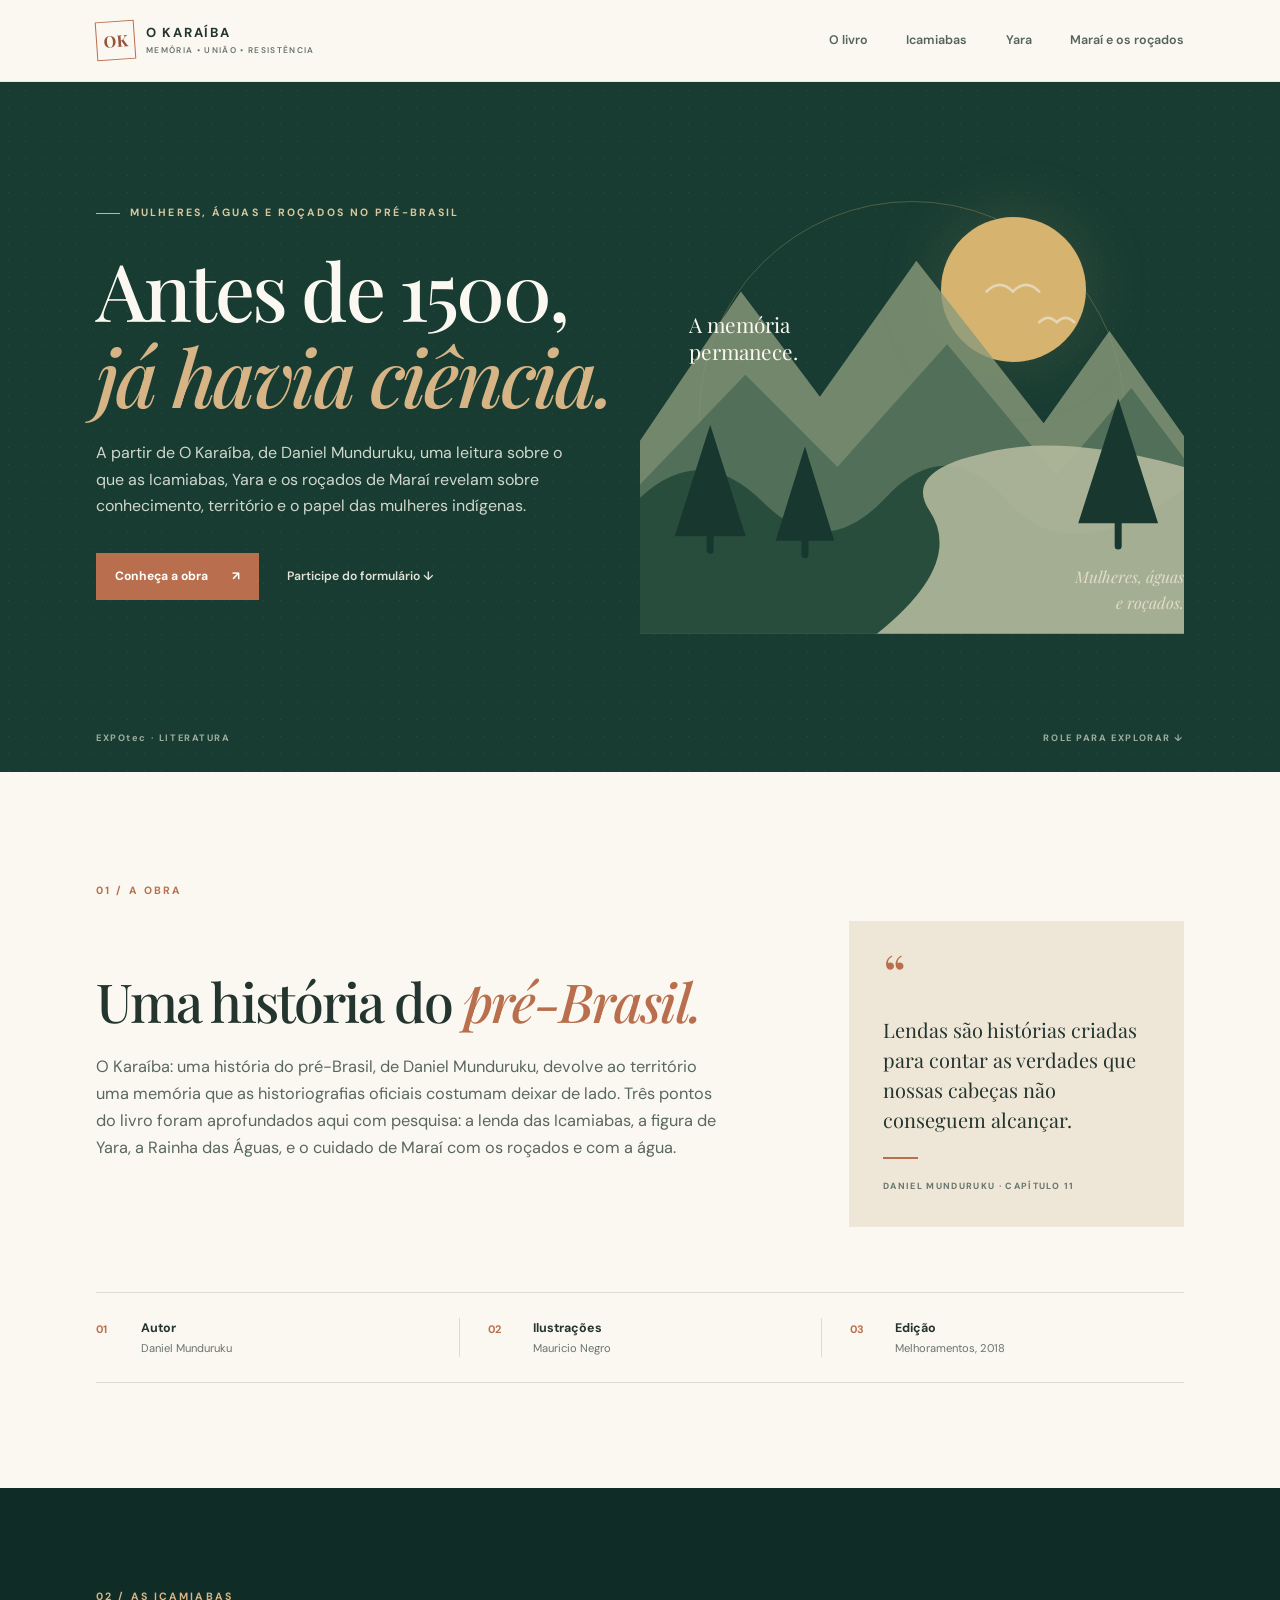
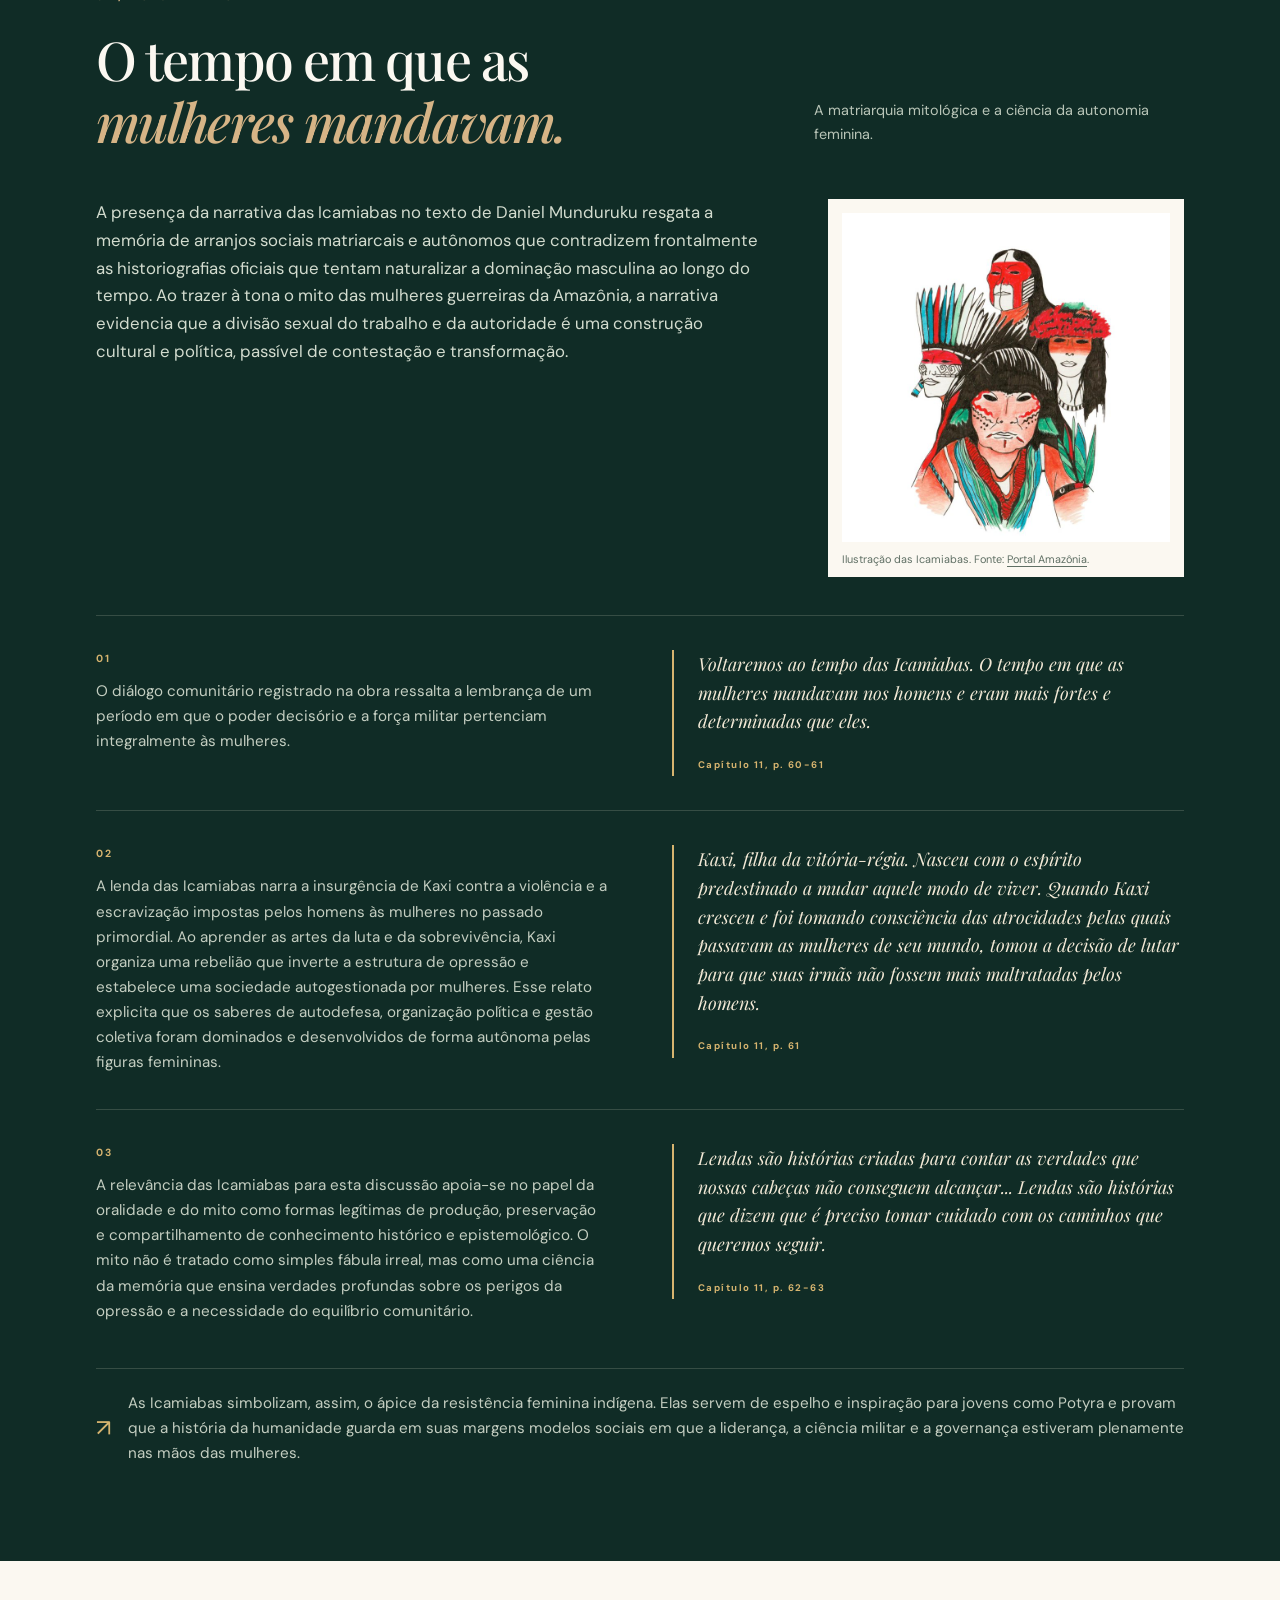
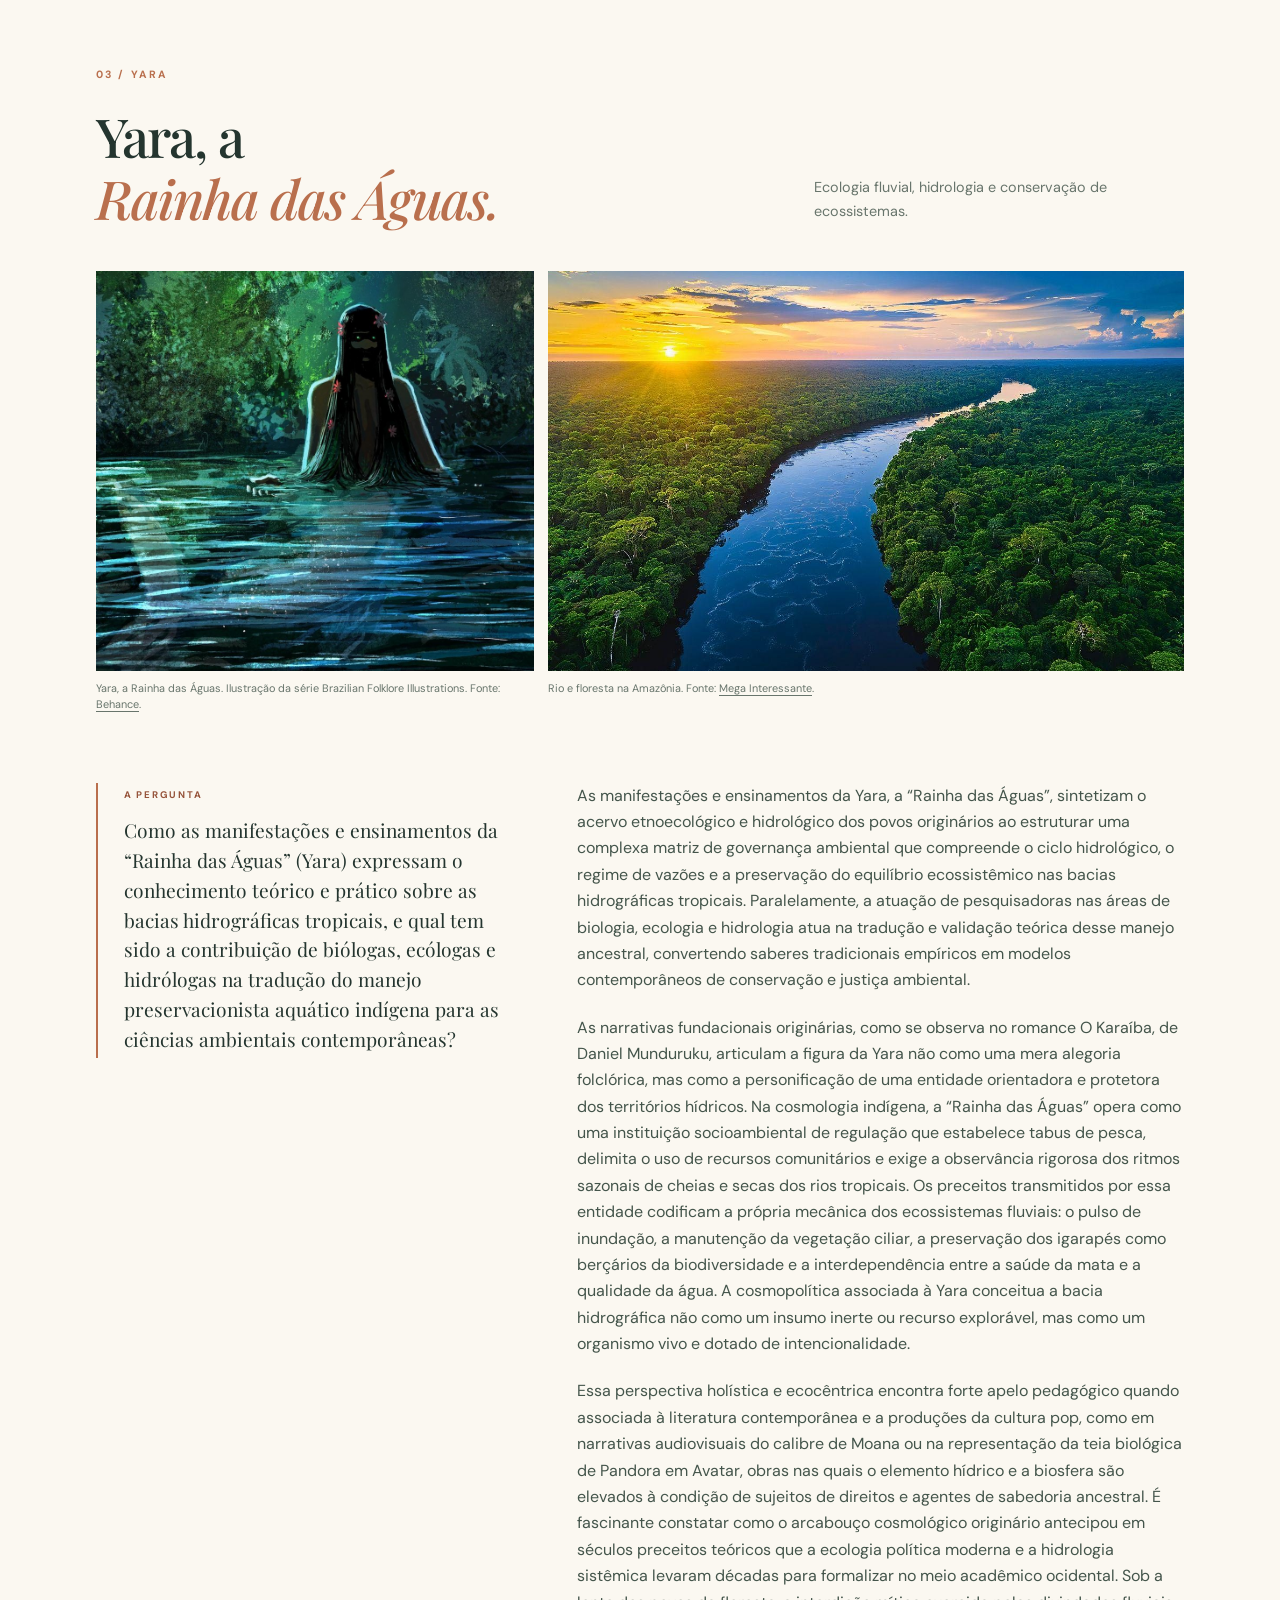
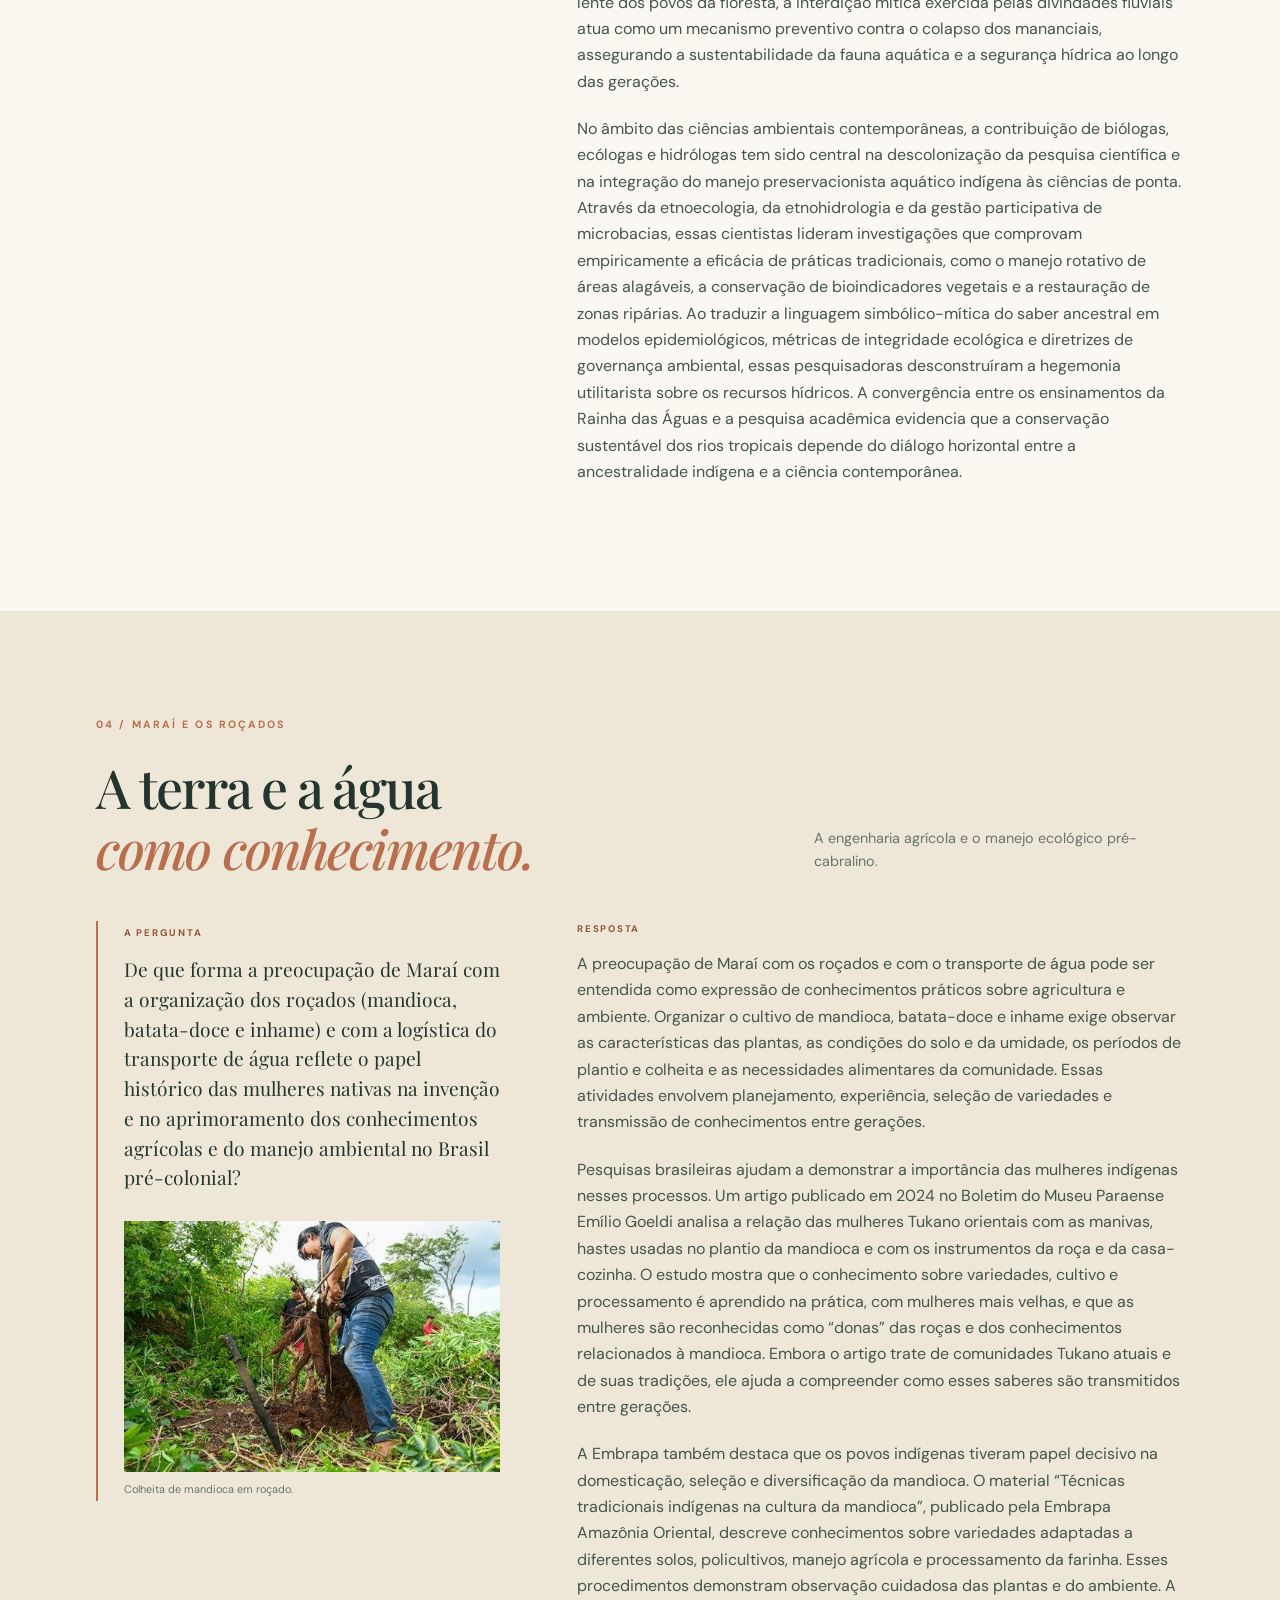
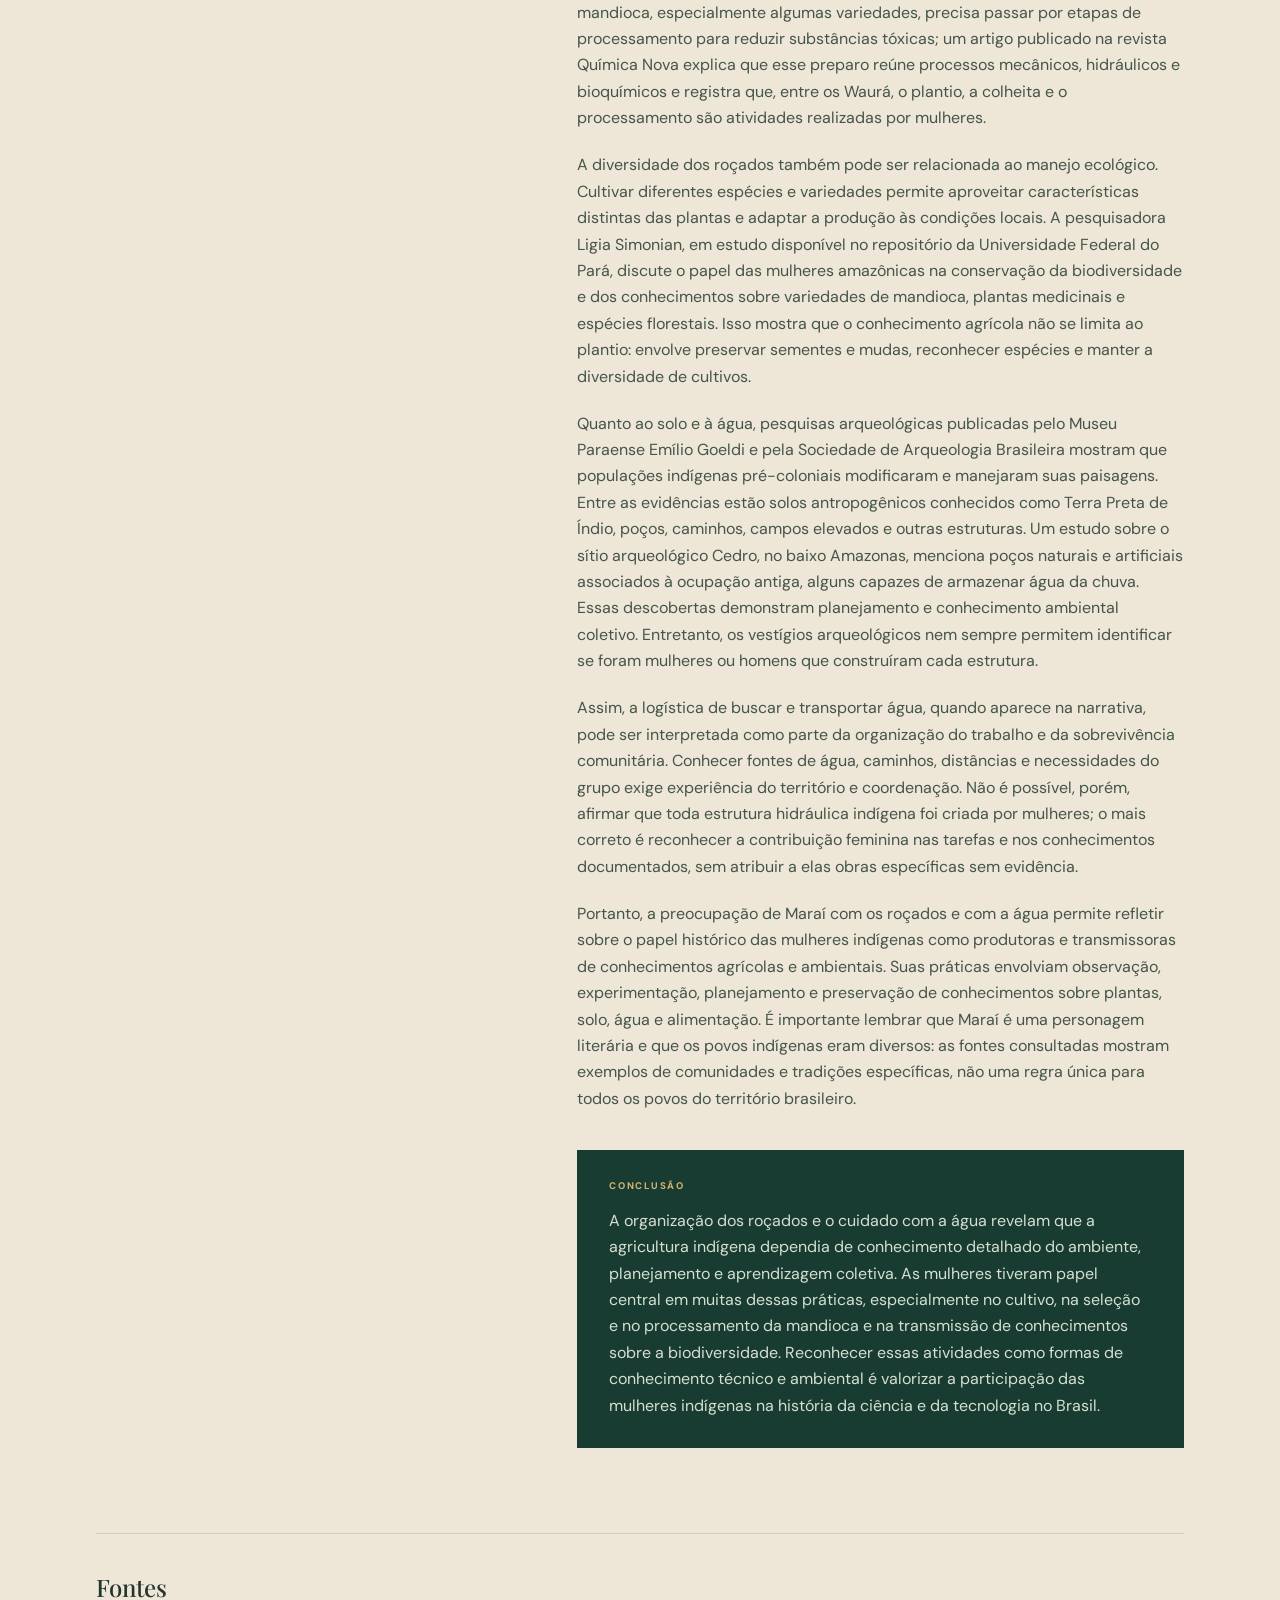
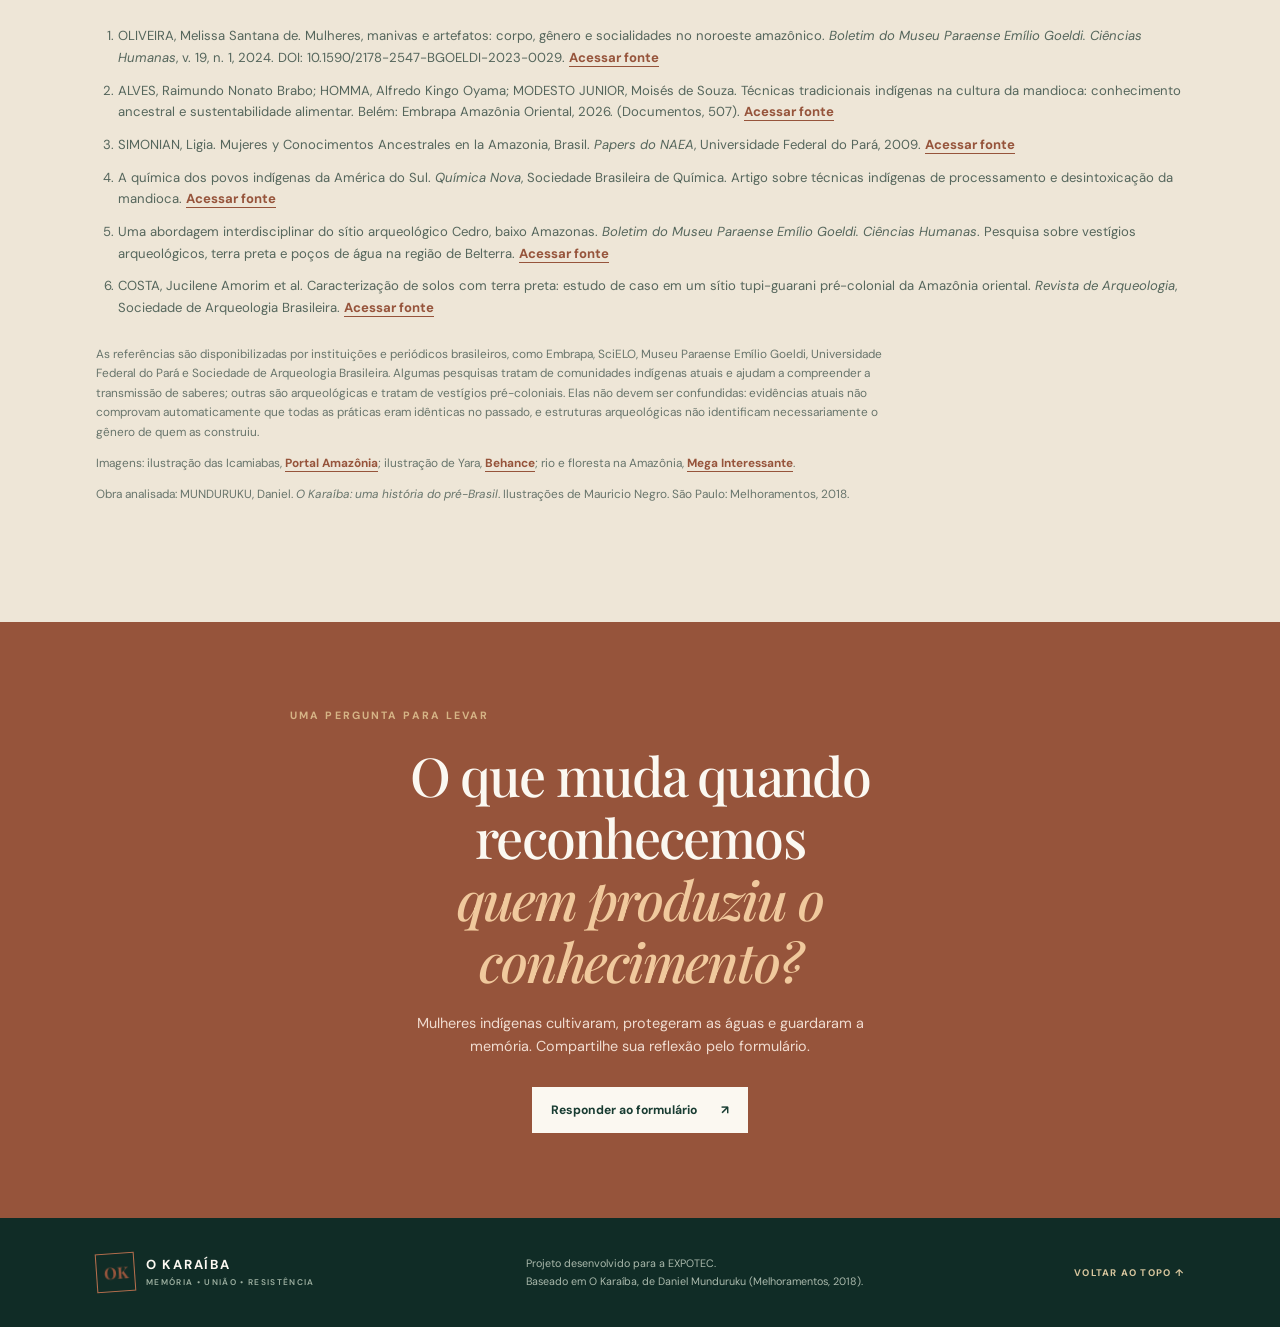
<file: index.html>
<!DOCTYPE html>
<html lang="pt-BR">
<head>
  <meta charset="UTF-8">
  <meta name="viewport" content="width=device-width, initial-scale=1.0">
  <meta name="description" content="O Karaíba, de Daniel Munduruku: as Icamiabas, Yara e os roçados de Maraí, e o conhecimento das mulheres e dos povos originários antes de 1500.">
  <title>O Karaíba | Memória, união e resistência</title>
  <link rel="preconnect" href="https://fonts.googleapis.com">
  <link rel="preconnect" href="https://fonts.gstatic.com" crossorigin>
  <link href="https://fonts.googleapis.com/css2?family=DM+Sans:wght@400;500;600;700&family=Playfair+Display:ital,wght@0,500;0,600;0,700;1,500&display=swap" rel="stylesheet">
  <link rel="stylesheet" href="style.css">
  <script src="script.js" defer></script>
</head>
<body>
  <header class="topbar">
    <a class="brand" href="#inicio" aria-label="O Karaíba, início">
      <span class="brand-mark">OK</span>
      <span>O KARAÍBA<small>MEMÓRIA • UNIÃO • RESISTÊNCIA</small></span>
    </a>
    <button class="menu-toggle" id="menu-toggle" aria-label="Abrir menu" aria-expanded="false">☰</button>
    <nav class="nav" id="nav">
      <a href="#livro">O livro</a>
      <a href="#icamiabas">Icamiabas</a>
      <a href="#yara">Yara</a>
      <a href="#marai">Maraí e os roçados</a>
    </nav>
  </header>

  <main>
    <section class="hero" id="inicio">
      <div class="hero-text">
        <span class="eyebrow"><span></span> MULHERES, ÁGUAS E ROÇADOS NO PRÉ-BRASIL</span>
        <h1>Antes de 1500,<br><em>já havia ciência.</em></h1>
        <p>A partir de O Karaíba, de Daniel Munduruku, uma leitura sobre o que as Icamiabas, Yara e os roçados de Maraí revelam sobre conhecimento, território e o papel das mulheres indígenas.</p>
        <div class="hero-actions">
          <a class="button button-primary" href="#livro">Conheça a obra <span>↗</span></a>
          <a class="text-link" href="#participar">Participe do formulário <span>↓</span></a>
        </div>
      </div>
      <div class="hero-art" aria-label="Ilustração inspirada em paisagens de floresta e rio">
        <div class="sun"></div>
        <div class="moon-text">A memória<br>permanece.</div>
        <svg class="landscape" viewBox="0 0 620 500" role="img" aria-label="Paisagem estilizada de floresta, montanhas e rio">
          <path class="mountain-back" d="M0 280 115 110 205 230 315 75 460 260 535 155 620 275V500H0Z"/>
          <path class="mountain-front" d="M0 330 120 205 225 310 350 170 475 320 560 220 620 300V500H0Z"/>
          <path class="forest" d="M0 345Q70 280 140 350T280 345T420 350T620 335V500H0Z"/>
          <path class="river" d="M270 500Q370 420 330 360Q300 315 390 295Q475 270 620 310V500Z"/>
          <g class="trees">
            <path d="M45 385 80 275 115 385Z M80 405 80 350" />
            <path d="M505 370 545 245 585 370Z M545 400 545 335" />
            <path d="M160 390 188 300 216 390Z M188 410 188 350" />
          </g>
          <g class="birds"><path d="M395 110q15 -15 30 0q15 -15 30 0"/><path d="M455 145q10 -10 20 0q10 -10 20 0"/></g>
        </svg>
        <div class="art-caption">Mulheres, águas<br>e roçados.</div>
      </div>
      <div class="hero-bottom"><span>EXPOtec · LITERATURA</span><span>ROLE PARA EXPLORAR ↓</span></div>
    </section>

    <section class="intro section-wrap" id="livro">
      <div class="section-kicker">01 / A OBRA</div>
      <div class="intro-grid">
        <div>
          <h2>Uma história do <em>pré-Brasil.</em></h2>
          <p class="lead">O Karaíba: uma história do pré-Brasil, de Daniel Munduruku, devolve ao território uma memória que as historiografias oficiais costumam deixar de lado. Três pontos do livro foram aprofundados aqui com pesquisa: a lenda das Icamiabas, a figura de Yara, a Rainha das Águas, e o cuidado de Maraí com os roçados e com a água.</p>
        </div>
        <div class="intro-note">
          <span class="quote-mark">“</span>
          <p>Lendas são histórias criadas para contar as verdades que nossas cabeças não conseguem alcançar.</p>
          <span class="note-line"></span>
          <small>DANIEL MUNDURUKU · CAPÍTULO 11</small>
        </div>
      </div>
      <div class="info-strip">
        <div><span>01</span><strong>Autor</strong><small>Daniel Munduruku</small></div>
        <div><span>02</span><strong>Ilustrações</strong><small>Mauricio Negro</small></div>
        <div><span>03</span><strong>Edição</strong><small>Melhoramentos, 2018</small></div>
      </div>
    </section>

    <section class="story-section" id="icamiabas">
      <div class="section-wrap">
        <div class="section-kicker light">02 / AS ICAMIABAS</div>
        <div class="section-heading">
          <h2>O tempo em que as<br><em>mulheres mandavam.</em></h2>
          <p>A matriarquia mitológica e a ciência da autonomia feminina.</p>
        </div>
        <div class="story-intro">
          <p class="story-lead">A presença da narrativa das Icamiabas no texto de Daniel Munduruku resgata a memória de arranjos sociais matriarcais e autônomos que contradizem frontalmente as historiografias oficiais que tentam naturalizar a dominação masculina ao longo do tempo. Ao trazer à tona o mito das mulheres guerreiras da Amazônia, a narrativa evidencia que a divisão sexual do trabalho e da autoridade é uma construção cultural e política, passível de contestação e transformação.</p>
          <figure class="story-fig">
            <img src="img/icamiabas.jpg" width="800" height="800" loading="lazy" alt="Ilustração de quatro mulheres indígenas guerreiras, com pinturas no rosto, cocares e adornos de penas">
            <figcaption>Ilustração das Icamiabas. Fonte: <a href="https://portalamazonia.com/amazonas/guerreiras-amazonas-conheca-a-historia-das-icamiabas/" target="_blank" rel="noopener">Portal Amazônia</a>.</figcaption>
          </figure>
        </div>

        <div class="pair">
          <div>
            <span class="pair-num">01</span>
            <p>O diálogo comunitário registrado na obra ressalta a lembrança de um período em que o poder decisório e a força militar pertenciam integralmente às mulheres.</p>
          </div>
          <blockquote class="quote-block">
            <p>Voltaremos ao tempo das Icamiabas. O tempo em que as mulheres mandavam nos homens e eram mais fortes e determinadas que eles.</p>
            <cite>Capítulo 11, p. 60-61</cite>
          </blockquote>
        </div>

        <div class="pair">
          <div>
            <span class="pair-num">02</span>
            <p>A lenda das Icamiabas narra a insurgência de Kaxi contra a violência e a escravização impostas pelos homens às mulheres no passado primordial. Ao aprender as artes da luta e da sobrevivência, Kaxi organiza uma rebelião que inverte a estrutura de opressão e estabelece uma sociedade autogestionada por mulheres. Esse relato explicita que os saberes de autodefesa, organização política e gestão coletiva foram dominados e desenvolvidos de forma autônoma pelas figuras femininas.</p>
          </div>
          <blockquote class="quote-block">
            <p>Kaxi, filha da vitória-régia. Nasceu com o espírito predestinado a mudar aquele modo de viver. Quando Kaxi cresceu e foi tomando consciência das atrocidades pelas quais passavam as mulheres de seu mundo, tomou a decisão de lutar para que suas irmãs não fossem mais maltratadas pelos homens.</p>
            <cite>Capítulo 11, p. 61</cite>
          </blockquote>
        </div>

        <div class="pair">
          <div>
            <span class="pair-num">03</span>
            <p>A relevância das Icamiabas para esta discussão apoia-se no papel da oralidade e do mito como formas legítimas de produção, preservação e compartilhamento de conhecimento histórico e epistemológico. O mito não é tratado como simples fábula irreal, mas como uma ciência da memória que ensina verdades profundas sobre os perigos da opressão e a necessidade do equilíbrio comunitário.</p>
          </div>
          <blockquote class="quote-block">
            <p>Lendas são histórias criadas para contar as verdades que nossas cabeças não conseguem alcançar... Lendas são histórias que dizem que é preciso tomar cuidado com os caminhos que queremos seguir.</p>
            <cite>Capítulo 11, p. 62-63</cite>
          </blockquote>
        </div>

        <div class="ending-note"><span class="ending-icon">↗</span><p>As Icamiabas simbolizam, assim, o ápice da resistência feminina indígena. Elas servem de espelho e inspiração para jovens como Potyra e provam que a história da humanidade guarda em suas margens modelos sociais em que a liderança, a ciência militar e a governança estiveram plenamente nas mãos das mulheres.</p></div>
      </div>
    </section>

    <section class="essay-section section-wrap" id="yara">
      <div class="section-kicker">03 / YARA</div>
      <div class="section-heading dark-heading">
        <h2>Yara, a<br><em>Rainha das Águas.</em></h2>
        <p>Ecologia fluvial, hidrologia e conservação de ecossistemas.</p>
      </div>
      <div class="figure-pair">
        <figure>
          <img src="img/iara.jpg" width="1000" height="1000" loading="lazy" alt="Ilustração de Yara, mulher de cabelos longos com flores, emergindo de um rio cercado por mata">
          <figcaption>Yara, a Rainha das Águas. Ilustração da série Brazilian Folklore Illustrations. Fonte: <a href="https://www.behance.net/gallery/101165891/Brazilian-Folklore-Illustrations" target="_blank" rel="noopener">Behance</a>.</figcaption>
        </figure>
        <figure>
          <img src="img/amazonas.jpg" width="1200" height="800" loading="lazy" alt="Vista aérea de um rio sinuoso cercado por floresta amazônica ao pôr do sol">
          <figcaption>Rio e floresta na Amazônia. Fonte: <a href="https://www.megainteressante.com.br/as-maiores-cidades-do-estado-do-amazonas/" target="_blank" rel="noopener">Mega Interessante</a>.</figcaption>
        </figure>
      </div>
      <div class="essay">
        <aside class="question">
          <span class="essay-label">A PERGUNTA</span>
          <p>Como as manifestações e ensinamentos da “Rainha das Águas” (Yara) expressam o conhecimento teórico e prático sobre as bacias hidrográficas tropicais, e qual tem sido a contribuição de biólogas, ecólogas e hidrólogas na tradução do manejo preservacionista aquático indígena para as ciências ambientais contemporâneas?</p>
        </aside>
        <div class="essay-text">
          <p>As manifestações e ensinamentos da Yara, a “Rainha das Águas”, sintetizam o acervo etnoecológico e hidrológico dos povos originários ao estruturar uma complexa matriz de governança ambiental que compreende o ciclo hidrológico, o regime de vazões e a preservação do equilíbrio ecossistêmico nas bacias hidrográficas tropicais. Paralelamente, a atuação de pesquisadoras nas áreas de biologia, ecologia e hidrologia atua na tradução e validação teórica desse manejo ancestral, convertendo saberes tradicionais empíricos em modelos contemporâneos de conservação e justiça ambiental.</p>
          <p>As narrativas fundacionais originárias, como se observa no romance O Karaíba, de Daniel Munduruku, articulam a figura da Yara não como uma mera alegoria folclórica, mas como a personificação de uma entidade orientadora e protetora dos territórios hídricos. Na cosmologia indígena, a “Rainha das Águas” opera como uma instituição socioambiental de regulação que estabelece tabus de pesca, delimita o uso de recursos comunitários e exige a observância rigorosa dos ritmos sazonais de cheias e secas dos rios tropicais. Os preceitos transmitidos por essa entidade codificam a própria mecânica dos ecossistemas fluviais: o pulso de inundação, a manutenção da vegetação ciliar, a preservação dos igarapés como berçários da biodiversidade e a interdependência entre a saúde da mata e a qualidade da água. A cosmopolítica associada à Yara conceitua a bacia hidrográfica não como um insumo inerte ou recurso explorável, mas como um organismo vivo e dotado de intencionalidade.</p>
          <p>Essa perspectiva holística e ecocêntrica encontra forte apelo pedagógico quando associada à literatura contemporânea e a produções da cultura pop, como em narrativas audiovisuais do calibre de Moana ou na representação da teia biológica de Pandora em Avatar, obras nas quais o elemento hídrico e a biosfera são elevados à condição de sujeitos de direitos e agentes de sabedoria ancestral. É fascinante constatar como o arcabouço cosmológico originário antecipou em séculos preceitos teóricos que a ecologia política moderna e a hidrologia sistêmica levaram décadas para formalizar no meio acadêmico ocidental. Sob a lente dos povos da floresta, a interdição mítica exercida pelas divindades fluviais atua como um mecanismo preventivo contra o colapso dos mananciais, assegurando a sustentabilidade da fauna aquática e a segurança hídrica ao longo das gerações.</p>
          <p>No âmbito das ciências ambientais contemporâneas, a contribuição de biólogas, ecólogas e hidrólogas tem sido central na descolonização da pesquisa científica e na integração do manejo preservacionista aquático indígena às ciências de ponta. Através da etnoecologia, da etnohidrologia e da gestão participativa de microbacias, essas cientistas lideram investigações que comprovam empiricamente a eficácia de práticas tradicionais, como o manejo rotativo de áreas alagáveis, a conservação de bioindicadores vegetais e a restauração de zonas ripárias. Ao traduzir a linguagem simbólico-mítica do saber ancestral em modelos epidemiológicos, métricas de integridade ecológica e diretrizes de governança ambiental, essas pesquisadoras desconstruíram a hegemonia utilitarista sobre os recursos hídricos. A convergência entre os ensinamentos da Rainha das Águas e a pesquisa acadêmica evidencia que a conservação sustentável dos rios tropicais depende do diálogo horizontal entre a ancestralidade indígena e a ciência contemporânea.</p>
        </div>
      </div>
    </section>

    <section class="essay-section tint" id="marai">
      <div class="section-wrap">
        <div class="section-kicker">04 / MARAÍ E OS ROÇADOS</div>
        <div class="section-heading dark-heading">
          <h2>A terra e a água<br><em>como conhecimento.</em></h2>
          <p>A engenharia agrícola e o manejo ecológico pré-cabralino.</p>
        </div>
        <div class="essay">
          <aside class="question">
            <span class="essay-label">A PERGUNTA</span>
            <p>De que forma a preocupação de Maraí com a organização dos roçados (mandioca, batata-doce e inhame) e com a logística do transporte de água reflete o papel histórico das mulheres nativas na invenção e no aprimoramento dos conhecimentos agrícolas e do manejo ambiental no Brasil pré-colonial?</p>
            <figure>
              <img src="img/mandioca.jpg" width="500" height="333" loading="lazy" alt="Mulher arrancando mandioca em um roçado, com a terra ainda presa às raízes">
              <figcaption>Colheita de mandioca em roçado.</figcaption>
            </figure>
          </aside>
          <div class="essay-text">
            <span class="essay-label">RESPOSTA</span>
            <p>A preocupação de Maraí com os roçados e com o transporte de água pode ser entendida como expressão de conhecimentos práticos sobre agricultura e ambiente. Organizar o cultivo de mandioca, batata-doce e inhame exige observar as características das plantas, as condições do solo e da umidade, os períodos de plantio e colheita e as necessidades alimentares da comunidade. Essas atividades envolvem planejamento, experiência, seleção de variedades e transmissão de conhecimentos entre gerações.</p>
            <p>Pesquisas brasileiras ajudam a demonstrar a importância das mulheres indígenas nesses processos. Um artigo publicado em 2024 no Boletim do Museu Paraense Emílio Goeldi analisa a relação das mulheres Tukano orientais com as manivas, hastes usadas no plantio da mandioca e com os instrumentos da roça e da casa-cozinha. O estudo mostra que o conhecimento sobre variedades, cultivo e processamento é aprendido na prática, com mulheres mais velhas, e que as mulheres são reconhecidas como “donas” das roças e dos conhecimentos relacionados à mandioca. Embora o artigo trate de comunidades Tukano atuais e de suas tradições, ele ajuda a compreender como esses saberes são transmitidos entre gerações.</p>
            <p>A Embrapa também destaca que os povos indígenas tiveram papel decisivo na domesticação, seleção e diversificação da mandioca. O material “Técnicas tradicionais indígenas na cultura da mandioca”, publicado pela Embrapa Amazônia Oriental, descreve conhecimentos sobre variedades adaptadas a diferentes solos, policultivos, manejo agrícola e processamento da farinha. Esses procedimentos demonstram observação cuidadosa das plantas e do ambiente. A mandioca, especialmente algumas variedades, precisa passar por etapas de processamento para reduzir substâncias tóxicas; um artigo publicado na revista Química Nova explica que esse preparo reúne processos mecânicos, hidráulicos e bioquímicos e registra que, entre os Waurá, o plantio, a colheita e o processamento são atividades realizadas por mulheres.</p>
            <p>A diversidade dos roçados também pode ser relacionada ao manejo ecológico. Cultivar diferentes espécies e variedades permite aproveitar características distintas das plantas e adaptar a produção às condições locais. A pesquisadora Ligia Simonian, em estudo disponível no repositório da Universidade Federal do Pará, discute o papel das mulheres amazônicas na conservação da biodiversidade e dos conhecimentos sobre variedades de mandioca, plantas medicinais e espécies florestais. Isso mostra que o conhecimento agrícola não se limita ao plantio: envolve preservar sementes e mudas, reconhecer espécies e manter a diversidade de cultivos.</p>
            <p>Quanto ao solo e à água, pesquisas arqueológicas publicadas pelo Museu Paraense Emílio Goeldi e pela Sociedade de Arqueologia Brasileira mostram que populações indígenas pré-coloniais modificaram e manejaram suas paisagens. Entre as evidências estão solos antropogênicos conhecidos como Terra Preta de Índio, poços, caminhos, campos elevados e outras estruturas. Um estudo sobre o sítio arqueológico Cedro, no baixo Amazonas, menciona poços naturais e artificiais associados à ocupação antiga, alguns capazes de armazenar água da chuva. Essas descobertas demonstram planejamento e conhecimento ambiental coletivo. Entretanto, os vestígios arqueológicos nem sempre permitem identificar se foram mulheres ou homens que construíram cada estrutura.</p>
            <p>Assim, a logística de buscar e transportar água, quando aparece na narrativa, pode ser interpretada como parte da organização do trabalho e da sobrevivência comunitária. Conhecer fontes de água, caminhos, distâncias e necessidades do grupo exige experiência do território e coordenação. Não é possível, porém, afirmar que toda estrutura hidráulica indígena foi criada por mulheres; o mais correto é reconhecer a contribuição feminina nas tarefas e nos conhecimentos documentados, sem atribuir a elas obras específicas sem evidência.</p>
            <p>Portanto, a preocupação de Maraí com os roçados e com a água permite refletir sobre o papel histórico das mulheres indígenas como produtoras e transmissoras de conhecimentos agrícolas e ambientais. Suas práticas envolviam observação, experimentação, planejamento e preservação de conhecimentos sobre plantas, solo, água e alimentação. É importante lembrar que Maraí é uma personagem literária e que os povos indígenas eram diversos: as fontes consultadas mostram exemplos de comunidades e tradições específicas, não uma regra única para todos os povos do território brasileiro.</p>
            <div class="conclusion">
              <span class="essay-label light">CONCLUSÃO</span>
              <p>A organização dos roçados e o cuidado com a água revelam que a agricultura indígena dependia de conhecimento detalhado do ambiente, planejamento e aprendizagem coletiva. As mulheres tiveram papel central em muitas dessas práticas, especialmente no cultivo, na seleção e no processamento da mandioca e na transmissão de conhecimentos sobre a biodiversidade. Reconhecer essas atividades como formas de conhecimento técnico e ambiental é valorizar a participação das mulheres indígenas na história da ciência e da tecnologia no Brasil.</p>
            </div>
          </div>
        </div>

        <div class="sources" id="fontes">
          <h3>Fontes</h3>
          <ol>
            <li>OLIVEIRA, Melissa Santana de. Mulheres, manivas e artefatos: corpo, gênero e socialidades no noroeste amazônico. <em>Boletim do Museu Paraense Emílio Goeldi. Ciências Humanas</em>, v. 19, n. 1, 2024. DOI: 10.1590/2178-2547-BGOELDI-2023-0029. <a href="https://www.scielo.br/j/bgoeldi/a/RTC3bL7xccVDy6drCzGpmQK/?lang=pt" target="_blank" rel="noopener">Acessar fonte</a></li>
            <li>ALVES, Raimundo Nonato Brabo; HOMMA, Alfredo Kingo Oyama; MODESTO JUNIOR, Moisés de Souza. Técnicas tradicionais indígenas na cultura da mandioca: conhecimento ancestral e sustentabilidade alimentar. Belém: Embrapa Amazônia Oriental, 2026. (Documentos, 507). <a href="https://www.infoteca.cnptia.embrapa.br/infoteca/handle/doc/1185607" target="_blank" rel="noopener">Acessar fonte</a></li>
            <li>SIMONIAN, Ligia. Mujeres y Conocimentos Ancestrales en la Amazonia, Brasil. <em>Papers do NAEA</em>, Universidade Federal do Pará, 2009. <a href="https://periodicos.ufpa.br/index.php/pnaea/article/view/11416" target="_blank" rel="noopener">Acessar fonte</a></li>
            <li>A química dos povos indígenas da América do Sul. <em>Química Nova</em>, Sociedade Brasileira de Química. Artigo sobre técnicas indígenas de processamento e desintoxicação da mandioca. <a href="https://www.scielo.br/j/qn/a/rYR3xpPFSBFnLJZ4KkSTZ9w/?lang=pt" target="_blank" rel="noopener">Acessar fonte</a></li>
            <li>Uma abordagem interdisciplinar do sítio arqueológico Cedro, baixo Amazonas. <em>Boletim do Museu Paraense Emílio Goeldi. Ciências Humanas</em>. Pesquisa sobre vestígios arqueológicos, terra preta e poços de água na região de Belterra. <a href="https://www.scielo.br/j/bgoeldi/a/nwm7v9Wdw3swXC4Jz7nt8pm/?lang=pt" target="_blank" rel="noopener">Acessar fonte</a></li>
            <li>COSTA, Jucilene Amorim et al. Caracterização de solos com terra preta: estudo de caso em um sítio tupi-guarani pré-colonial da Amazônia oriental. <em>Revista de Arqueologia</em>, Sociedade de Arqueologia Brasileira. <a href="https://www.revista.sabnet.org/ojs/index.php/sab/article/view/415" target="_blank" rel="noopener">Acessar fonte</a></li>
          </ol>
          <p class="source-note">As referências são disponibilizadas por instituições e periódicos brasileiros, como Embrapa, SciELO, Museu Paraense Emílio Goeldi, Universidade Federal do Pará e Sociedade de Arqueologia Brasileira. Algumas pesquisas tratam de comunidades indígenas atuais e ajudam a compreender a transmissão de saberes; outras são arqueológicas e tratam de vestígios pré-coloniais. Elas não devem ser confundidas: evidências atuais não comprovam automaticamente que todas as práticas eram idênticas no passado, e estruturas arqueológicas não identificam necessariamente o gênero de quem as construiu.</p>
          <p class="source-note">Imagens: ilustração das Icamiabas, <a href="https://portalamazonia.com/amazonas/guerreiras-amazonas-conheca-a-historia-das-icamiabas/" target="_blank" rel="noopener">Portal Amazônia</a>; ilustração de Yara, <a href="https://www.behance.net/gallery/101165891/Brazilian-Folklore-Illustrations" target="_blank" rel="noopener">Behance</a>; rio e floresta na Amazônia, <a href="https://www.megainteressante.com.br/as-maiores-cidades-do-estado-do-amazonas/" target="_blank" rel="noopener">Mega Interessante</a>.</p>
          <p class="source-note">Obra analisada: MUNDURUKU, Daniel. <em>O Karaíba: uma história do pré-Brasil</em>. Ilustrações de Mauricio Negro. São Paulo: Melhoramentos, 2018.</p>
        </div>
      </div>
    </section>

    <section class="reflection" id="participar">
      <div class="reflection-inner">
        <span class="section-kicker light">UMA PERGUNTA PARA LEVAR</span>
        <h2>O que muda quando reconhecemos<br><em>quem produziu o conhecimento?</em></h2>
        <p>Mulheres indígenas cultivaram, protegeram as águas e guardaram a memória. Compartilhe sua reflexão pelo formulário.</p>
        <a href="https://docs.google.com/forms/d/e/1FAIpQLSfHnzeIQj6tUsqpLZ3rcaSZV3FKrN31tpUXT2YeNJQICFG_Ww/viewform" class="button button-light">Responder ao formulário <span>↗</span></a>
      </div>
    </section>
  </main>

  <footer class="footer">
    <a class="brand footer-brand" href="#inicio"><span class="brand-mark">OK</span><span>O KARAÍBA<small>MEMÓRIA • UNIÃO • RESISTÊNCIA</small></span></a>
    <p>Projeto desenvolvido para a EXPOTEC.<br>Baseado em O Karaíba, de Daniel Munduruku (Melhoramentos, 2018).</p>
    <a href="#inicio" class="back-top">VOLTAR AO TOPO ↑</a>
  </footer>
</body>
</html>
</file>
<file: style.css>
/* O Karaíba | EXPOTEC */
:root {
  --forest: #183c32;
  --forest-deep: #102c26;
  --leaf: #52735a;
  --sage: #a9b59a;
  --sand: #f2eadb;
  --paper: #fbf8f1;
  --clay: #b96f4d;
  --clay-dark: #96543b;
  --gold: #d6b46f;
  --ink: #24352f;
  --muted: #68756c;
  --line: rgba(36, 53, 47, .14);
  --serif: "Playfair Display", Georgia, serif;
  --sans: "DM Sans", Arial, sans-serif;
}
* { box-sizing: border-box; }
html { scroll-behavior: smooth; scroll-padding-top: 90px; }
body { margin: 0; background: var(--paper); color: var(--ink); font-family: var(--sans); line-height: 1.65; }
a { color: inherit; text-decoration: none; }
.topbar { height: 82px; padding: 0 7.5%; display: flex; align-items: center; justify-content: space-between; background: var(--paper); position: sticky; top: 0; z-index: 20; border-bottom: 1px solid rgba(36,53,47,.08); }
.brand { display: flex; align-items: center; gap: 11px; font-weight: 700; letter-spacing: .13em; font-size: .82rem; line-height: 1.25; }
.brand small { display: block; color: var(--muted); font-size: .52rem; letter-spacing: .16em; margin-top: 5px; font-weight: 600; }
.brand-mark { width: 39px; height: 39px; display: grid; place-items: center; border: 1px solid var(--clay); color: var(--clay-dark); font-family: var(--serif); font-size: 1rem; letter-spacing: 0; transform: rotate(-4deg); }
.nav { display: flex; gap: clamp(18px, 3vw, 42px); align-items: center; }
.nav a { color: #53645a; font-size: .78rem; font-weight: 600; transition: color .2s; }
.nav a:hover, .text-link:hover { color: var(--clay); }
.menu-toggle { display: none; border: 0; background: none; color: var(--forest); font-size: 1.5rem; cursor: pointer; }
.hero { min-height: 690px; background: var(--forest); color: var(--paper); position: relative; overflow: hidden; display: grid; grid-template-columns: 1fr 1fr; align-items: center; padding: 75px 7.5% 100px; }
.hero::before { content: ""; position: absolute; inset: 0; opacity: .13; background-image: radial-gradient(var(--sage) .7px, transparent .7px); background-size: 17px 17px; pointer-events: none; }
.hero-text { max-width: 590px; position: relative; z-index: 2; padding-bottom: 25px; }
.eyebrow, .section-kicker { font-size: .66rem; letter-spacing: .2em; font-weight: 700; color: var(--clay); display: flex; align-items: center; gap: 10px; }
.eyebrow { color: #d8c69e; }
.eyebrow span { width: 24px; height: 1px; background: var(--gold); }
h1, h2, h3, p { margin-top: 0; }
h1, h2 { font-family: var(--serif); font-weight: 500; letter-spacing: -.035em; }
h1 { font-size: clamp(3.2rem, 6.2vw, 5.8rem); line-height: 1.08; margin: 25px 0 22px; }
h1 em, h2 em { color: #d6b486; font-weight: 500; }
.hero-text > p { max-width: 475px; color: #d0d8cd; font-size: 1rem; }
.hero-actions { display: flex; align-items: center; gap: 28px; margin-top: 34px; flex-wrap: wrap; }
.button { display: inline-flex; align-items: center; justify-content: center; gap: 24px; padding: 13px 19px; font-family: var(--sans); font-size: .76rem; font-weight: 700; border: 0; cursor: pointer; transition: transform .2s, background .2s; }
.button:hover { transform: translateY(-2px); }
.button-primary { background: var(--clay); color: white; }
.button-primary:hover { background: var(--clay-dark); }
.text-link { font-size: .76rem; color: #e1e3d8; font-weight: 600; }
.hero-art { min-height: 470px; position: relative; display: flex; align-items: center; justify-content: center; }
.hero-art::before { content: ""; position: absolute; width: 78%; aspect-ratio: 1; border: 1px solid rgba(214,180,111,.28); border-radius: 50%; }
.sun { width: 145px; height: 145px; border-radius: 50%; background: var(--gold); position: absolute; top: 8%; right: 18%; box-shadow: 0 0 70px rgba(214,180,111,.16); }
.landscape { width: 112%; max-width: 660px; position: relative; z-index: 1; overflow: visible; }
.mountain-back { fill: #8a9a7b; opacity: .8; }
.mountain-front { fill: #526f59; }
.forest { fill: #294d3d; }
.river { fill: #b2b89c; opacity: .9; }
.trees { fill: #18382f; stroke: #18382f; stroke-width: 8; stroke-linecap: round; }
.birds { fill: none; stroke: #e5d5b2; stroke-width: 3; stroke-linecap: round; }
.moon-text { position: absolute; z-index: 3; top: 28%; left: 9%; font-family: var(--serif); font-size: 1.3rem; line-height: 1.3; color: var(--paper); }
.art-caption { position: absolute; z-index: 4; right: 0; bottom: 7%; color: #e2ddca; font-family: var(--serif); font-style: italic; font-size: 1rem; text-align: right; }
.hero-bottom { position: absolute; left: 7.5%; right: 7.5%; bottom: 26px; display: flex; justify-content: space-between; color: #9eafa0; font-size: .58rem; letter-spacing: .17em; font-weight: 700; }
.section-wrap { width: min(1120px, 85%); margin: 0 auto; }
.intro { padding-top: 110px; padding-bottom: 105px; }
.intro-grid { display: grid; grid-template-columns: 1.3fr .7fr; gap: 12%; align-items: center; margin-top: 22px; }
h2 { font-size: clamp(2.35rem, 4.2vw, 3.8rem); line-height: 1.15; margin-bottom: 22px; }
h2 em { color: var(--clay); }
.lead { font-size: 1.02rem; color: #59685e; max-width: 680px; }
.intro-note { background: #eee6d7; padding: 30px 34px; position: relative; }
.quote-mark { font-family: var(--serif); color: var(--clay); font-size: 3.5rem; line-height: .8; }
.intro-note p { font-family: var(--serif); font-size: 1.25rem; line-height: 1.5; margin: 10px 0 22px; }
.note-line { display: block; width: 35px; height: 2px; background: var(--clay); margin-bottom: 12px; }
.intro-note small { font-size: .56rem; color: var(--muted); letter-spacing: .15em; font-weight: 700; }
.info-strip { margin-top: 65px; padding: 25px 0; border-top: 1px solid var(--line); border-bottom: 1px solid var(--line); display: grid; grid-template-columns: repeat(3, 1fr); }
.info-strip div { display: grid; grid-template-columns: 35px 1fr; column-gap: 10px; }
.info-strip div + div { border-left: 1px solid var(--line); padding-left: 28px; }
.info-strip span { grid-row: span 2; color: var(--clay); font-size: .68rem; font-weight: 700; padding-top: 3px; }
.info-strip strong { font-size: .78rem; }
.info-strip small { color: var(--muted); font-size: .7rem; }
.story-section { background: var(--forest-deep); color: var(--paper); padding: 100px 0 95px; position: relative; overflow: hidden; }
.light { color: #d6b486; }
.section-heading { display: flex; justify-content: space-between; align-items: end; gap: 40px; margin: 22px 0 48px; position: relative; z-index: 1; }
.section-heading h2 { margin: 0; }
.section-heading p { max-width: 370px; color: #b9c5b8; font-size: .9rem; margin-bottom: 5px; }
.story-grid { display: grid; grid-template-columns: repeat(4, 1fr); gap: 14px; position: relative; z-index: 1; }
.story-card { padding: 25px 22px 27px; border: 1px solid rgba(228,224,203,.18); min-height: 285px; position: relative; background: rgba(255,255,255,.025); }
.story-number { color: var(--gold); font-size: .65rem; letter-spacing: .15em; }
.story-symbol { color: #d0b887; font-size: 1.9rem; margin: 19px 0 10px; }
.story-card h3 { font-family: var(--serif); font-size: 1.35rem; font-weight: 500; margin-bottom: 12px; }
.story-card p { color: #b9c5b8; font-size: .78rem; margin: 0; }
.ending-note { margin-top: 25px; display: flex; gap: 17px; align-items: center; border-top: 1px solid rgba(228,224,203,.18); padding-top: 22px; position: relative; z-index: 1; }
.ending-icon { color: var(--gold); font-size: 1.5rem; }
.ending-note p { margin: 0; color: #c4cec1; font-size: .82rem; }
.ending-note strong { color: #f1e8d5; }
.themes { padding-top: 105px; padding-bottom: 105px; }
.dark-heading { margin-bottom: 42px; }
.dark-heading p { color: var(--muted); }
.theme-grid { display: grid; grid-template-columns: 1.2fr 1fr 1fr; gap: 14px; }
.theme-card { min-height: 245px; background: #eee8dc; padding: 26px; }
.theme-large { grid-row: span 2; min-height: 100%; background: #e4e5d8; }
.theme-wide { grid-column: span 2; min-height: 190px; background: #e8ddd0; }
.theme-icon { display: block; font-size: 1.65rem; color: var(--clay); margin-bottom: 20px; }
.theme-label { color: var(--clay-dark); letter-spacing: .16em; font-size: .57rem; font-weight: 700; }
.theme-card h3 { font-family: var(--serif); font-size: 1.45rem; line-height: 1.2; font-weight: 500; margin: 9px 0 12px; }
.theme-card p { color: #637067; font-size: .78rem; margin: 0; }
.reflection { background: var(--clay-dark); color: var(--paper); padding: 85px 7.5%; text-align: center; position: relative; overflow: hidden; }
.reflection-inner { max-width: 700px; margin: auto; position: relative; z-index: 1; }
.reflection h2 { margin: 20px 0; }
.reflection h2 em { color: #f0c99d; }
.reflection p { color: #f0dcd0; max-width: 510px; margin: 0 auto 28px; font-size: .9rem; }
.button-light { background: var(--paper); color: var(--forest); }
.footer { background: var(--forest-deep); color: #d8dfd5; padding: 35px 7.5%; display: flex; align-items: center; justify-content: space-between; gap: 25px; }
.footer-brand { color: var(--paper); }
.footer-brand small { color: #9cafa0; }
.footer p { color: #aab9ac; font-size: .67rem; margin: 0; }
.back-top { color: #d8c69e; font-size: .6rem; letter-spacing: .13em; font-weight: 700; }

@media (max-width: 900px) {
  .topbar { padding: 0 5%; }
  .hero { padding-left: 6%; padding-right: 6%; grid-template-columns: 1fr .9fr; min-height: 620px; }
  .hero-art { min-height: 390px; }
  .story-grid { grid-template-columns: repeat(2, 1fr); }
  .theme-grid { grid-template-columns: 1fr 1fr; }
  .theme-large { grid-row: auto; min-height: 245px; }
  .theme-wide { grid-column: span 2; }
  .section-wrap { width: 88%; }
}
@media (max-width: 650px) {
  html { scroll-padding-top: 70px; }
  .topbar { height: 70px; }
  .menu-toggle { display: block; }
  .nav { display: none; position: absolute; top: 70px; left: 0; right: 0; padding: 18px 6% 22px; background: var(--paper); border-bottom: 1px solid var(--line); flex-direction: column; align-items: flex-start; gap: 15px; }
  .nav.open { display: flex; }
  .hero { display: block; min-height: auto; padding: 75px 7% 85px; }
  .hero-text { padding: 0; }
  h1 { font-size: clamp(3rem, 13vw, 4.3rem); }
  .hero-art { min-height: 300px; margin: 20px -8% 0; }
  .hero-art::before { width: 70%; }
  .sun { width: 100px; height: 100px; right: 20%; top: 5%; }
  .moon-text { top: 22%; left: 13%; font-size: 1rem; }
  .art-caption { right: 8%; bottom: 2%; font-size: .8rem; }
  .hero-bottom { left: 7%; right: 7%; bottom: 20px; font-size: .48rem; }
  .section-wrap { width: 86%; }
  .intro, .themes { padding-top: 75px; padding-bottom: 75px; }
  .intro-grid { grid-template-columns: 1fr; gap: 25px; }
  h2 { font-size: 2.5rem; }
  .info-strip { grid-template-columns: 1fr; gap: 18px; margin-top: 35px; }
  .info-strip div + div { border-left: 0; padding-left: 0; }
  .story-section { padding: 75px 0; }
  .section-heading { display: block; margin-bottom: 32px; }
  .section-heading p { margin-top: 18px; }
  .story-grid { grid-template-columns: 1fr; }
  .story-card { min-height: 0; }
  .ending-note { align-items: flex-start; }
  .theme-grid { grid-template-columns: 1fr; }
  .theme-large, .theme-wide { grid-column: auto; grid-row: auto; min-height: 0; }
  .reflection { padding: 70px 7%; }
  .footer { flex-direction: column; align-items: flex-start; padding: 32px 7%; }
}

/* Seções de conteúdo */
.story-lead { position: relative; z-index: 1; max-width: 820px; color: #d3dccf; font-size: 1.05rem; margin-bottom: 38px; }
.pair { display: grid; grid-template-columns: 1fr 1fr; gap: clamp(28px, 5vw, 64px); padding: 34px 0; border-top: 1px solid rgba(228,224,203,.18); align-items: start; position: relative; z-index: 1; }
.pair-num { display: block; color: var(--gold); font-size: .65rem; letter-spacing: .15em; font-weight: 700; margin-bottom: 12px; }
.pair p { color: #c4cec1; font-size: .95rem; margin: 0; }
.quote-block { margin: 0; padding-left: 24px; border-left: 2px solid var(--gold); }
.quote-block p { font-family: var(--serif); font-style: italic; font-size: 1.12rem; line-height: 1.6; color: #f1e8d5; margin: 0 0 14px; }
.quote-block cite { font-style: normal; font-size: .6rem; letter-spacing: .15em; font-weight: 700; color: var(--gold); }
.ending-note p { font-size: .95rem; }
.story-section .ending-note { margin-top: 10px; }
.essay-section { padding-top: 105px; padding-bottom: 105px; }
.essay-section.tint { width: 100%; background: #eee6d7; margin: 0; }
.essay-section.tint > .section-wrap { width: min(1120px, 85%); }
.essay { display: grid; grid-template-columns: .8fr 1.2fr; gap: clamp(30px, 6vw, 80px); align-items: start; }
.question { position: sticky; top: 110px; border-left: 2px solid var(--clay); padding: 4px 0 4px 26px; }
.question p { font-family: var(--serif); font-size: 1.2rem; line-height: 1.55; margin: 10px 0 0; }
.essay-label { display: block; color: var(--clay-dark); font-size: .6rem; letter-spacing: .18em; font-weight: 700; margin-bottom: 14px; }
.essay-label.light { color: var(--gold); }
.essay-text p { font-size: 1rem; color: #44554b; margin-bottom: 1.3em; }
.conclusion { background: var(--forest); color: var(--paper); padding: 28px 32px 8px; margin-top: 38px; }
.conclusion p { color: #d6dfd2; }
.sources { margin-top: 85px; padding-top: 34px; border-top: 1px solid var(--line); }
.sources h3 { font-family: var(--serif); font-size: 1.5rem; font-weight: 500; margin-bottom: 18px; }
.sources ol { padding-left: 22px; margin: 0 0 26px; }
.sources li { font-size: .82rem; color: #55665c; margin-bottom: 11px; }
.sources a { color: var(--clay-dark); font-weight: 700; border-bottom: 1px solid currentColor; }
.sources a:hover { color: var(--clay); }
.source-note { font-size: .74rem; color: var(--muted); max-width: 820px; }
@media (max-width: 900px) {
  .pair, .essay { grid-template-columns: 1fr; }
  .question { position: static; }
}
@media (max-width: 650px) {
  .essay-section { padding-top: 75px; padding-bottom: 75px; }
  .conclusion { padding: 22px 22px 4px; }
  .quote-block { padding-left: 18px; }
}
/* Imagens */
figure { margin: 0; }
figcaption { font-size: .68rem; color: var(--muted); margin-top: 9px; line-height: 1.5; }
figcaption a { border-bottom: 1px solid currentColor; }
figcaption a:hover { color: var(--clay); }
.story-intro { display: grid; grid-template-columns: 1.5fr .8fr; gap: clamp(28px, 5vw, 64px); align-items: start; margin-bottom: 38px; position: relative; z-index: 1; }
.story-intro .story-lead { margin-bottom: 0; max-width: none; }
.story-fig { background: var(--paper); padding: 14px 14px 10px; }
.story-fig img { width: 100%; height: auto; display: block; }
.story-fig figcaption { color: #5f6f64; }
.figure-pair { display: grid; grid-template-columns: 1fr 1.45fr; gap: 14px; margin-bottom: 70px; }
.figure-pair img { width: 100%; height: clamp(240px, 32vw, 400px); object-fit: cover; display: block; }
.question figure { margin-top: 28px; }
.question figure img { width: 100%; height: auto; display: block; }
@media (max-width: 900px) {
  .story-intro { grid-template-columns: 1fr; }
  .story-fig { max-width: 360px; }
  .figure-pair { grid-template-columns: 1fr; margin-bottom: 50px; }
  .figure-pair img { height: auto; max-height: 420px; }
}
@media (prefers-reduced-motion: reduce) {
  html { scroll-behavior: auto; }
  *, *::before, *::after { transition-duration: .01ms !important; animation-duration: .01ms !important; }
}
.story-section h2 em { color: #d6b486; }
</file>
